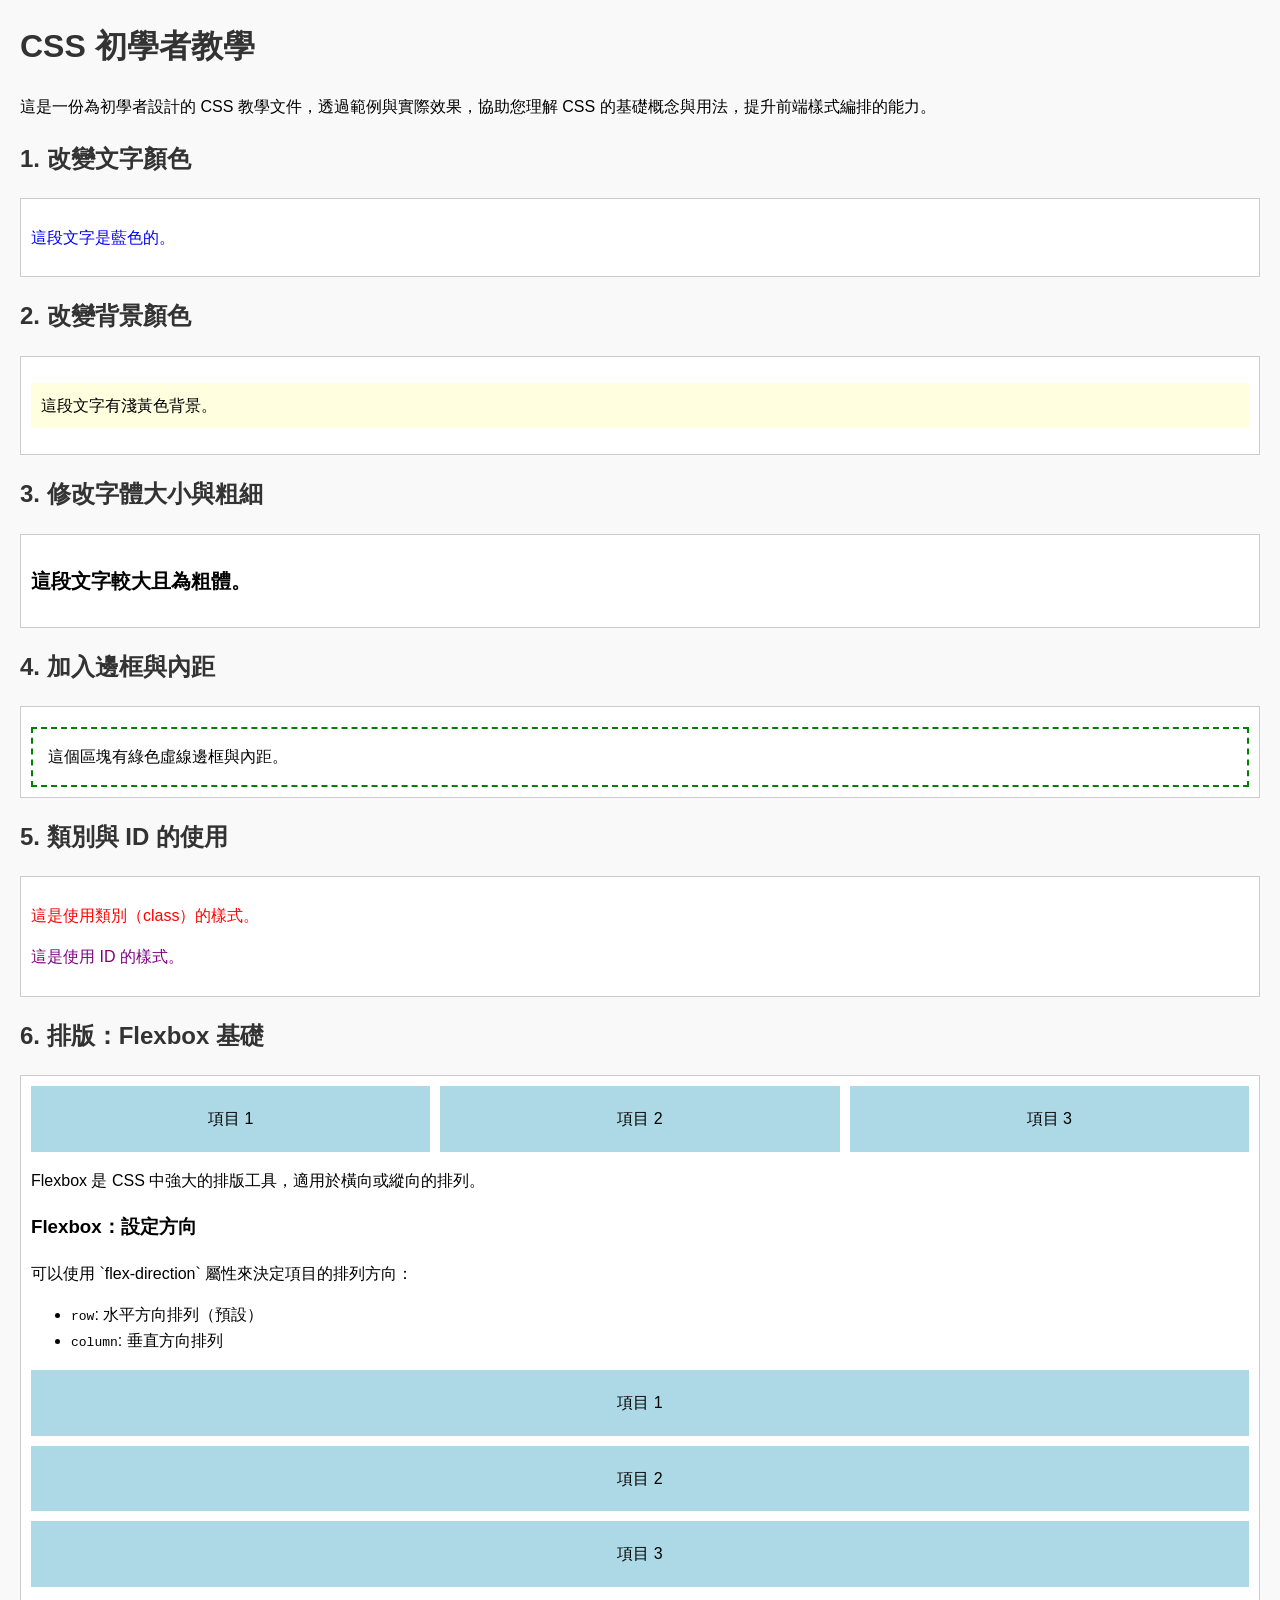
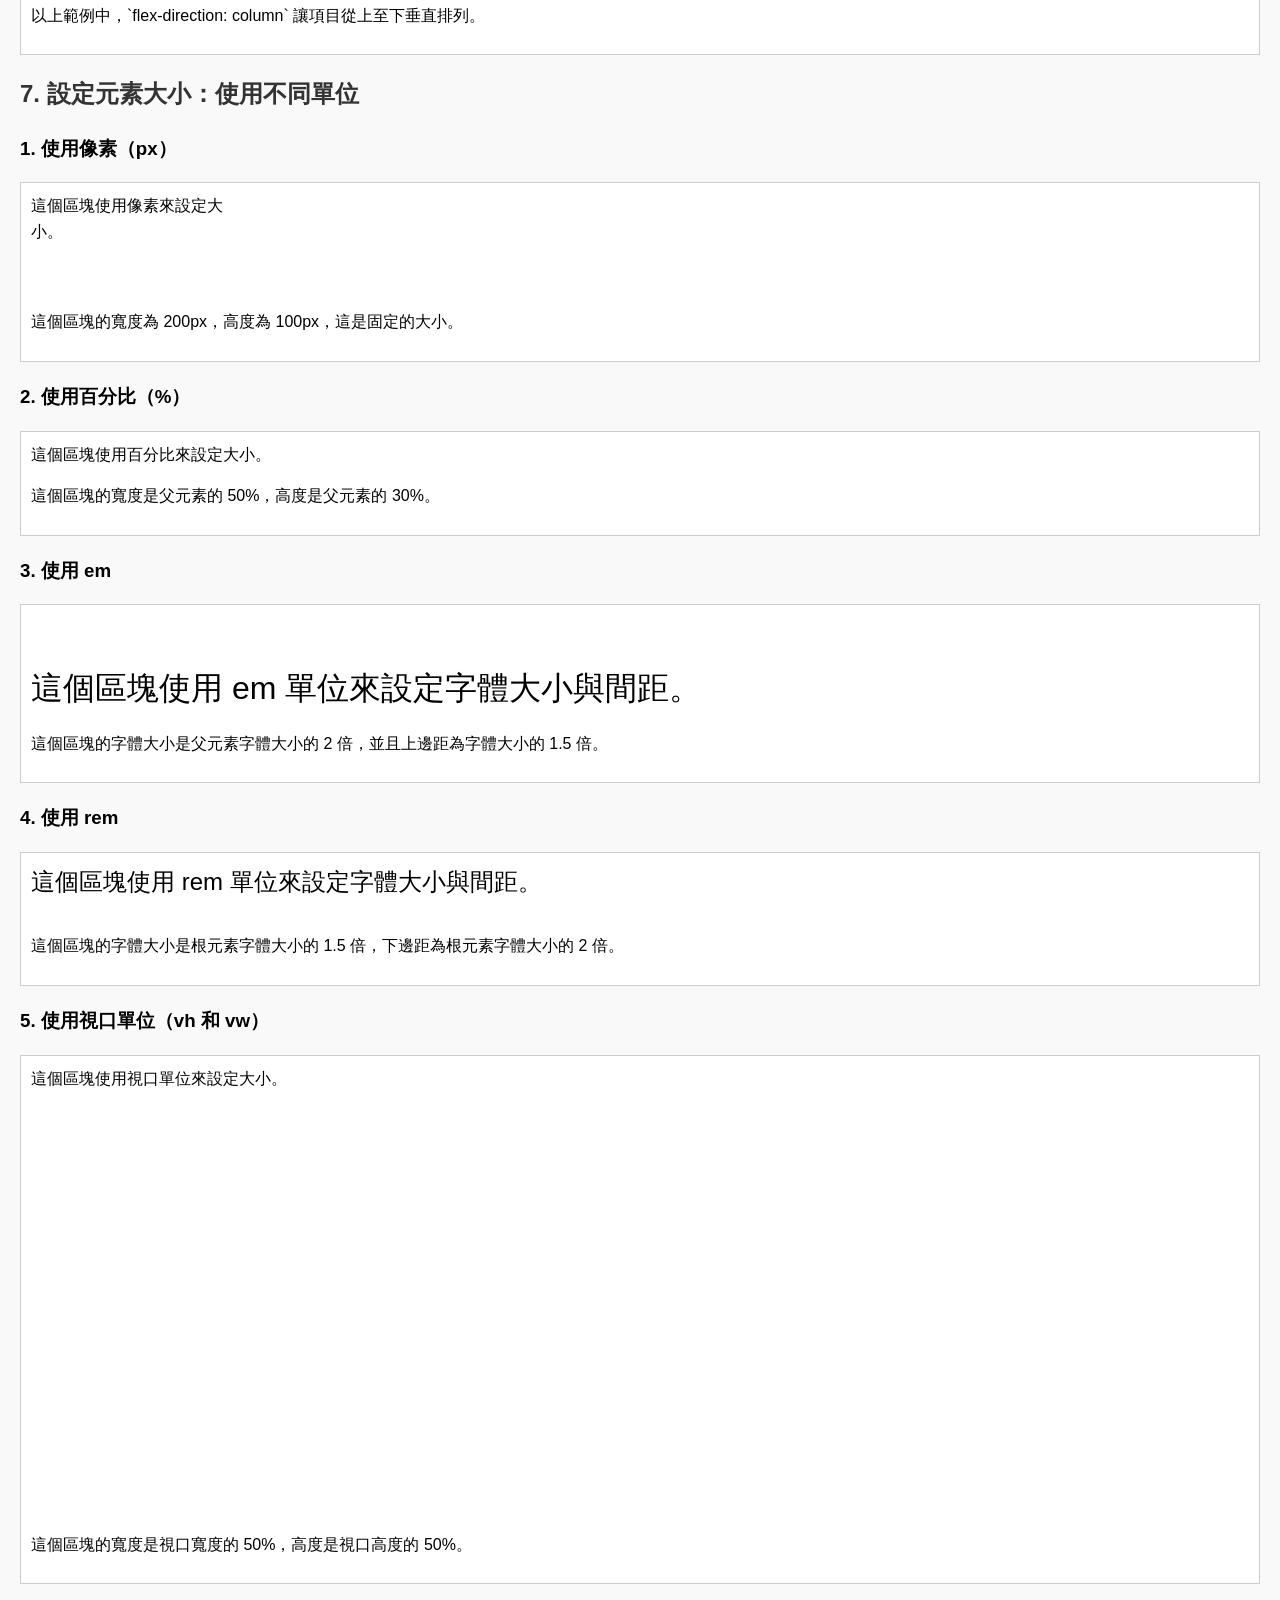
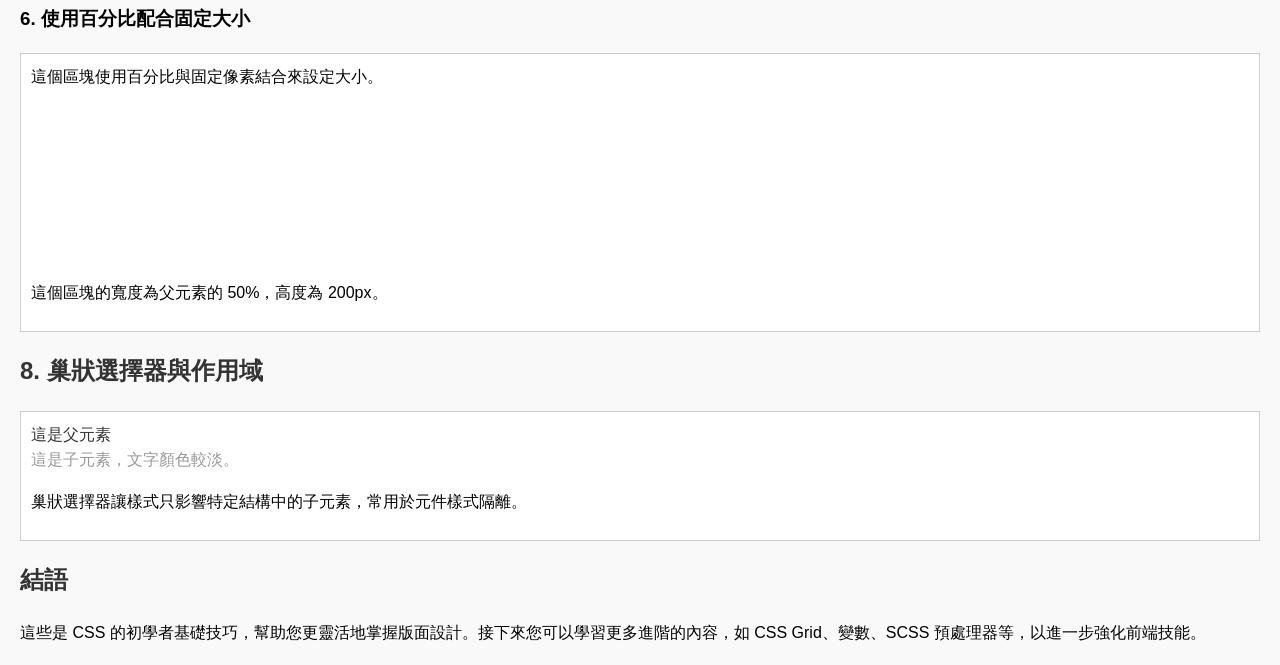
<file: CSS_Example.html>
<!DOCTYPE html>
<html lang="zh-Hant">
<head>
  <meta charset="UTF-8" />
  <meta name="viewport" content="width=device-width, initial-scale=1.0" />
  <title>CSS 初學者教學</title>
  <style>
    body {
      font-family: Arial, sans-serif;
      line-height: 1.6;
      margin: 20px;
      background-color: #f9f9f9;
    }
    h1, h2 {
      color: #333;
    }
    .example-box {
      border: 1px solid #ccc;
      padding: 10px;
      margin-bottom: 20px;
      background-color: #fff;
    }
    .color-example {
      color: blue;
    }
    .bg-example {
      background-color: lightyellow;
      padding: 10px;
    }
    .font-example {
      font-size: 20px;
      font-weight: bold;
    }
    .box-example {
      border: 2px dashed green;
      padding: 15px;
      margin-top: 10px;
    }
    .class-example {
      color: red;
    }
    .id-example {
      color: purple;
    }
    .flex-container {
      display: flex;
      gap: 10px;
      flex-wrap: wrap; /* 新增: 讓項目可以換行 */
    }
    .flex-item {
      background-color: #add8e6;
      padding: 20px;
      flex: 1;
      text-align: center;
      min-width: 100px; /* 新增: 設置項目的最小寬度 */
    }
    .flex-container.row {
      flex-direction: row; /* 預設：水平方向排列 */
    }
    .flex-container.column {
      flex-direction: column; /* 改為垂直方向排列 */
    }
    .grid-container {
      display: grid;
      grid-template-columns: repeat(3, 1fr);
      gap: 10px;
    }
    .grid-item {
      background-color: #ffe4b5;
      padding: 20px;
      text-align: center;
    }
    :root {
      --main-color: #3498db;
      --accent-color: #2ecc71;
    }
    .variable-example {
      color: var(--main-color);
      background-color: var(--accent-color);
      padding: 10px;
    }
    .nesting-parent {
      color: #333;
    }
    .nesting-parent .child {
      color: #999;
    }
    .fixed-size {
      width: 200px;
      height: 100px;
    }
    .relative-size {
      width: 50%;
      height: 30%;
    }
    .em-size {
      font-size: 2em;
      margin-top: 1.5em;
    }
    .rem-size {
      font-size: 1.5rem;
      margin-bottom: 2rem;
    }
    .viewport-size {
      width: 50vw;
      height: 50vh;
    }
    .mixed-size {
      width: 50%;
      height: 200px;
    }
  </style>
</head>
<body>
  <h1>CSS 初學者教學</h1>
  <p>這是一份為初學者設計的 CSS 教學文件，透過範例與實際效果，協助您理解 CSS 的基礎概念與用法，提升前端樣式編排的能力。</p>

  <h2>1. 改變文字顏色</h2>
  <div class="example-box">
    <p class="color-example">這段文字是藍色的。</p>
  </div>

  <h2>2. 改變背景顏色</h2>
  <div class="example-box">
    <p class="bg-example">這段文字有淺黃色背景。</p>
  </div>

  <h2>3. 修改字體大小與粗細</h2>
  <div class="example-box">
    <p class="font-example">這段文字較大且為粗體。</p>
  </div>

  <h2>4. 加入邊框與內距</h2>
  <div class="example-box">
    <div class="box-example">這個區塊有綠色虛線邊框與內距。</div>
  </div>

  <h2>5. 類別與 ID 的使用</h2>
  <div class="example-box">
    <p class="class-example">這是使用類別（class）的樣式。</p>
    <p id="unique" class="id-example">這是使用 ID 的樣式。</p>
  </div>

  <h2>6. 排版：Flexbox 基礎</h2>
  <div class="example-box">
    <div class="flex-container">
      <div class="flex-item">項目 1</div>
      <div class="flex-item">項目 2</div>
      <div class="flex-item">項目 3</div>
    </div>
    <p>Flexbox 是 CSS 中強大的排版工具，適用於橫向或縱向的排列。</p>
    <h3>Flexbox：設定方向</h3>
    <p>可以使用 `flex-direction` 屬性來決定項目的排列方向：</p>
    <ul>
      <li><code>row</code>: 水平方向排列（預設）</li>
      <li><code>column</code>: 垂直方向排列</li>
    </ul>
    <div class="flex-container column">
      <div class="flex-item">項目 1</div>
      <div class="flex-item">項目 2</div>
      <div class="flex-item">項目 3</div>
    </div>
    <p>以上範例中，`flex-direction: column` 讓項目從上至下垂直排列。</p>
  </div>

   <h2>7. 設定元素大小：使用不同單位</h2>

  <h3>1. 使用像素（px）</h3>
  <div class="example-box">
    <div class="fixed-size">這個區塊使用像素來設定大小。</div>
    <p>這個區塊的寬度為 200px，高度為 100px，這是固定的大小。</p>
  </div>

  <h3>2. 使用百分比（%）</h3>
  <div class="example-box">
    <div class="relative-size">這個區塊使用百分比來設定大小。</div>
    <p>這個區塊的寬度是父元素的 50%，高度是父元素的 30%。</p>
  </div>

  <h3>3. 使用 em</h3>
  <div class="example-box">
    <div class="em-size">這個區塊使用 em 單位來設定字體大小與間距。</div>
    <p>這個區塊的字體大小是父元素字體大小的 2 倍，並且上邊距為字體大小的 1.5 倍。</p>
  </div>

  <h3>4. 使用 rem</h3>
  <div class="example-box">
    <div class="rem-size">這個區塊使用 rem 單位來設定字體大小與間距。</div>
    <p>這個區塊的字體大小是根元素字體大小的 1.5 倍，下邊距為根元素字體大小的 2 倍。</p>
  </div>

  <h3>5. 使用視口單位（vh 和 vw）</h3>
  <div class="example-box">
    <div class="viewport-size">這個區塊使用視口單位來設定大小。</div>
    <p>這個區塊的寬度是視口寬度的 50%，高度是視口高度的 50%。</p>
  </div>

  <h3>6. 使用百分比配合固定大小</h3>
  <div class="example-box">
    <div class="mixed-size">這個區塊使用百分比與固定像素結合來設定大小。</div>
    <p>這個區塊的寬度為父元素的 50%，高度為 200px。</p>
  </div>

  <h2>8. 巢狀選擇器與作用域</h2>
  <div class="example-box">
    <div class="nesting-parent">
      這是父元素
      <div class="child">這是子元素，文字顏色較淡。</div>
    </div>
    <p>巢狀選擇器讓樣式只影響特定結構中的子元素，常用於元件樣式隔離。</p>
  </div>

  <h2>結語</h2>
  <p>這些是 CSS 的初學者基礎技巧，幫助您更靈活地掌握版面設計。接下來您可以學習更多進階的內容，如 CSS Grid、變數、SCSS 預處理器等，以進一步強化前端技能。</p>
</body>
</html>
</file>
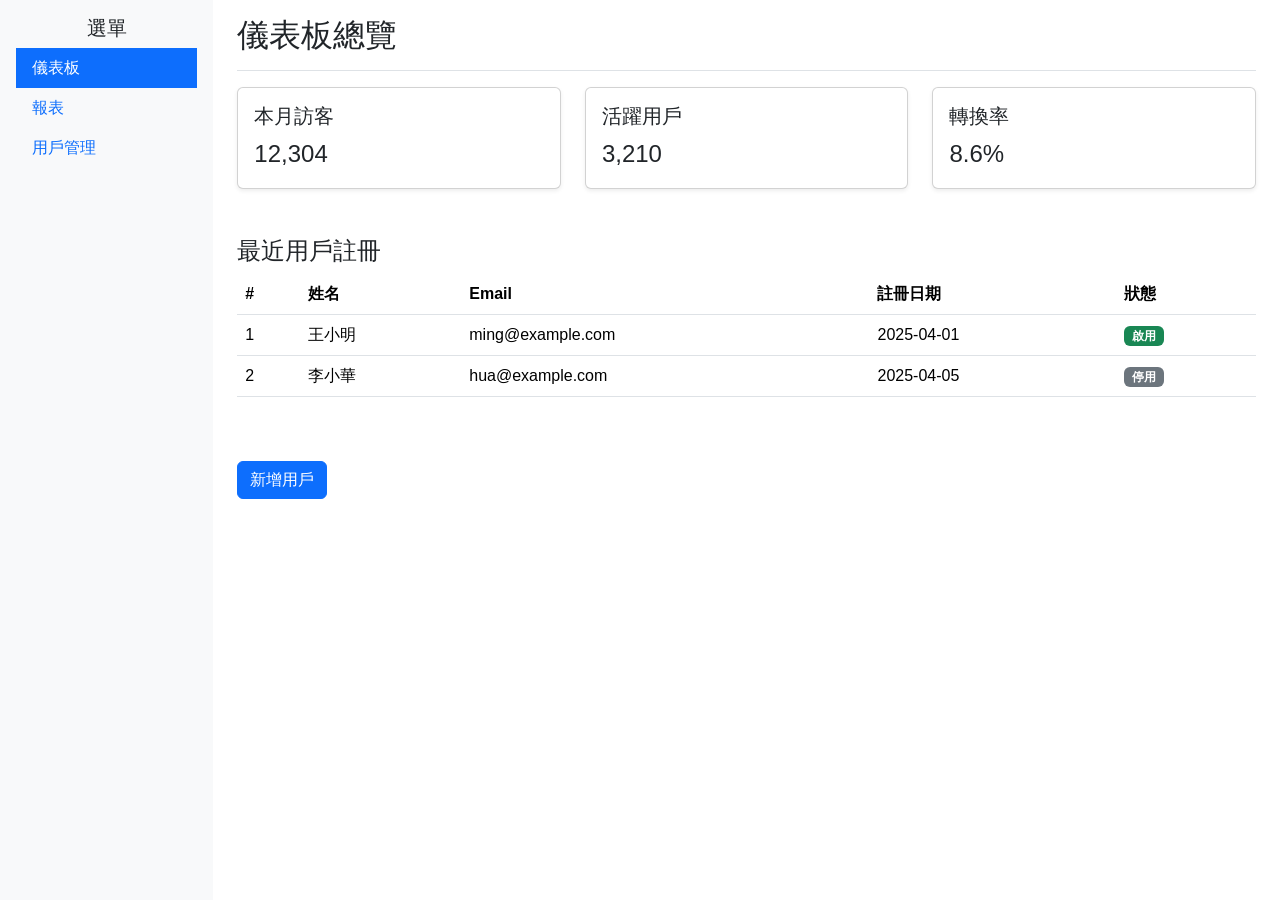
<file: RWD_Bootstrapt5.html>
<!DOCTYPE html>
<html lang="zh-Hant">
<head>
  <meta charset="UTF-8" />
  <meta name="viewport" content="width=device-width, initial-scale=1.0" />
  <title>Bootstrap 5 中階專案模板</title>
  <link href="https://cdn.jsdelivr.net/npm/bootstrap@5.3.3/dist/css/bootstrap.min.css" rel="stylesheet" />
  <style>
    body {
      font-family: "Segoe UI", Tahoma, Geneva, Verdana, sans-serif;
    }
    .sidebar {
      min-height: 100vh;
      background-color: #f8f9fa;
    }
    .sidebar .nav-link.active {
      background-color: #0d6efd;
      color: white !important;
    }
    .card-stats {
      transition: transform 0.3s;
    }
    .card-stats:hover {
      transform: translateY(-5px);
    }
  </style>
</head>
<body>
  <div class="container-fluid">
    <div class="row">
      <!-- Sidebar -->
      <nav class="col-md-2 d-none d-md-block sidebar p-3">
        <h5 class="text-center">選單</h5>
        <ul class="nav flex-column">
          <li class="nav-item">
            <a class="nav-link active" href="#">儀表板</a>
          </li>
          <li class="nav-item">
            <a class="nav-link" href="#">報表</a>
          </li>
          <li class="nav-item">
            <a class="nav-link" href="#">用戶管理</a>
          </li>
        </ul>
      </nav>

      <!-- Main content -->
      <main class="col-md-10 ms-sm-auto col-lg-10 px-md-4">
        <div class="d-flex justify-content-between flex-wrap flex-md-nowrap align-items-center pt-3 pb-2 mb-3 border-bottom">
          <h1 class="h2">儀表板總覽</h1>
        </div>

        <!-- Stats Cards -->
        <div class="row g-4">
          <div class="col-md-4">
            <div class="card card-stats shadow-sm">
              <div class="card-body">
                <h5 class="card-title">本月訪客</h5>
                <p class="card-text fs-4">12,304</p>
              </div>
            </div>
          </div>
          <div class="col-md-4">
            <div class="card card-stats shadow-sm">
              <div class="card-body">
                <h5 class="card-title">活躍用戶</h5>
                <p class="card-text fs-4">3,210</p>
              </div>
            </div>
          </div>
          <div class="col-md-4">
            <div class="card card-stats shadow-sm">
              <div class="card-body">
                <h5 class="card-title">轉換率</h5>
                <p class="card-text fs-4">8.6%</p>
              </div>
            </div>
          </div>
        </div>

        <!-- Responsive Table -->
        <div class="my-5">
          <h4>最近用戶註冊</h4>
          <div class="table-responsive">
            <table class="table table-hover">
              <thead>
                <tr>
                  <th>#</th>
                  <th>姓名</th>
                  <th>Email</th>
                  <th>註冊日期</th>
                  <th>狀態</th>
                </tr>
              </thead>
              <tbody>
                <tr>
                  <td>1</td>
                  <td>王小明</td>
                  <td>ming@example.com</td>
                  <td>2025-04-01</td>
                  <td><span class="badge bg-success">啟用</span></td>
                </tr>
                <tr>
                  <td>2</td>
                  <td>李小華</td>
                  <td>hua@example.com</td>
                  <td>2025-04-05</td>
                  <td><span class="badge bg-secondary">停用</span></td>
                </tr>
              </tbody>
            </table>
          </div>
        </div>

        <!-- Modal Trigger -->
        <button class="btn btn-primary" data-bs-toggle="modal" data-bs-target="#exampleModal">新增用戶</button>

        <!-- Modal -->
        <div class="modal fade" id="exampleModal" tabindex="-1">
          <div class="modal-dialog">
            <div class="modal-content">
              <div class="modal-header">
                <h5 class="modal-title">新增用戶</h5>
                <button type="button" class="btn-close" data-bs-dismiss="modal"></button>
              </div>
              <div class="modal-body">
                <form>
                  <div class="mb-3">
                    <label for="username" class="form-label">用戶名稱</label>
                    <input type="text" class="form-control" id="username" required>
                  </div>
                  <div class="mb-3">
                    <label for="useremail" class="form-label">Email</label>
                    <input type="email" class="form-control" id="useremail" required>
                  </div>
                </form>
              </div>
              <div class="modal-footer">
                <button type="button" class="btn btn-secondary" data-bs-dismiss="modal">取消</button>
                <button type="button" class="btn btn-primary">儲存</button>
              </div>
            </div>
          </div>
        </div>
      </main>
    </div>
  </div>

  <script src="https://cdn.jsdelivr.net/npm/bootstrap@5.3.3/dist/js/bootstrap.bundle.min.js"></script>
</body>
</html>
</file>
